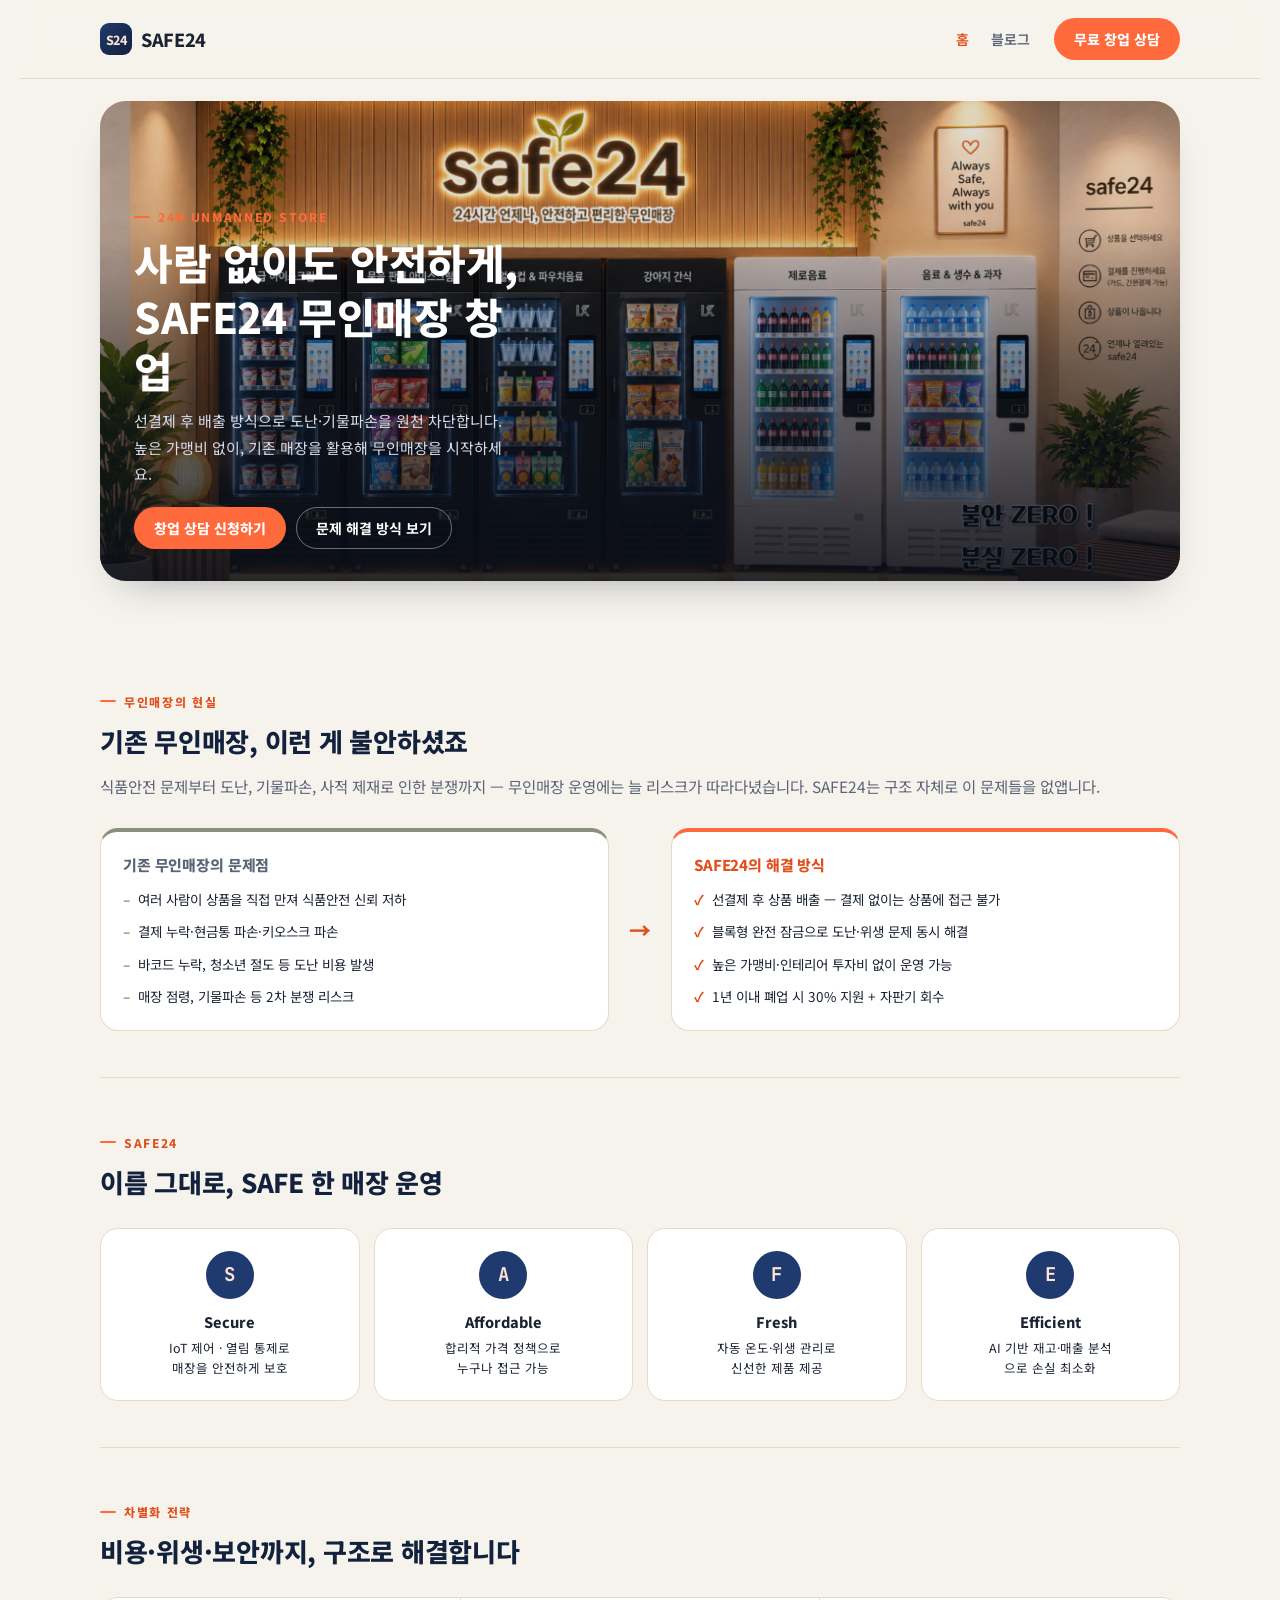
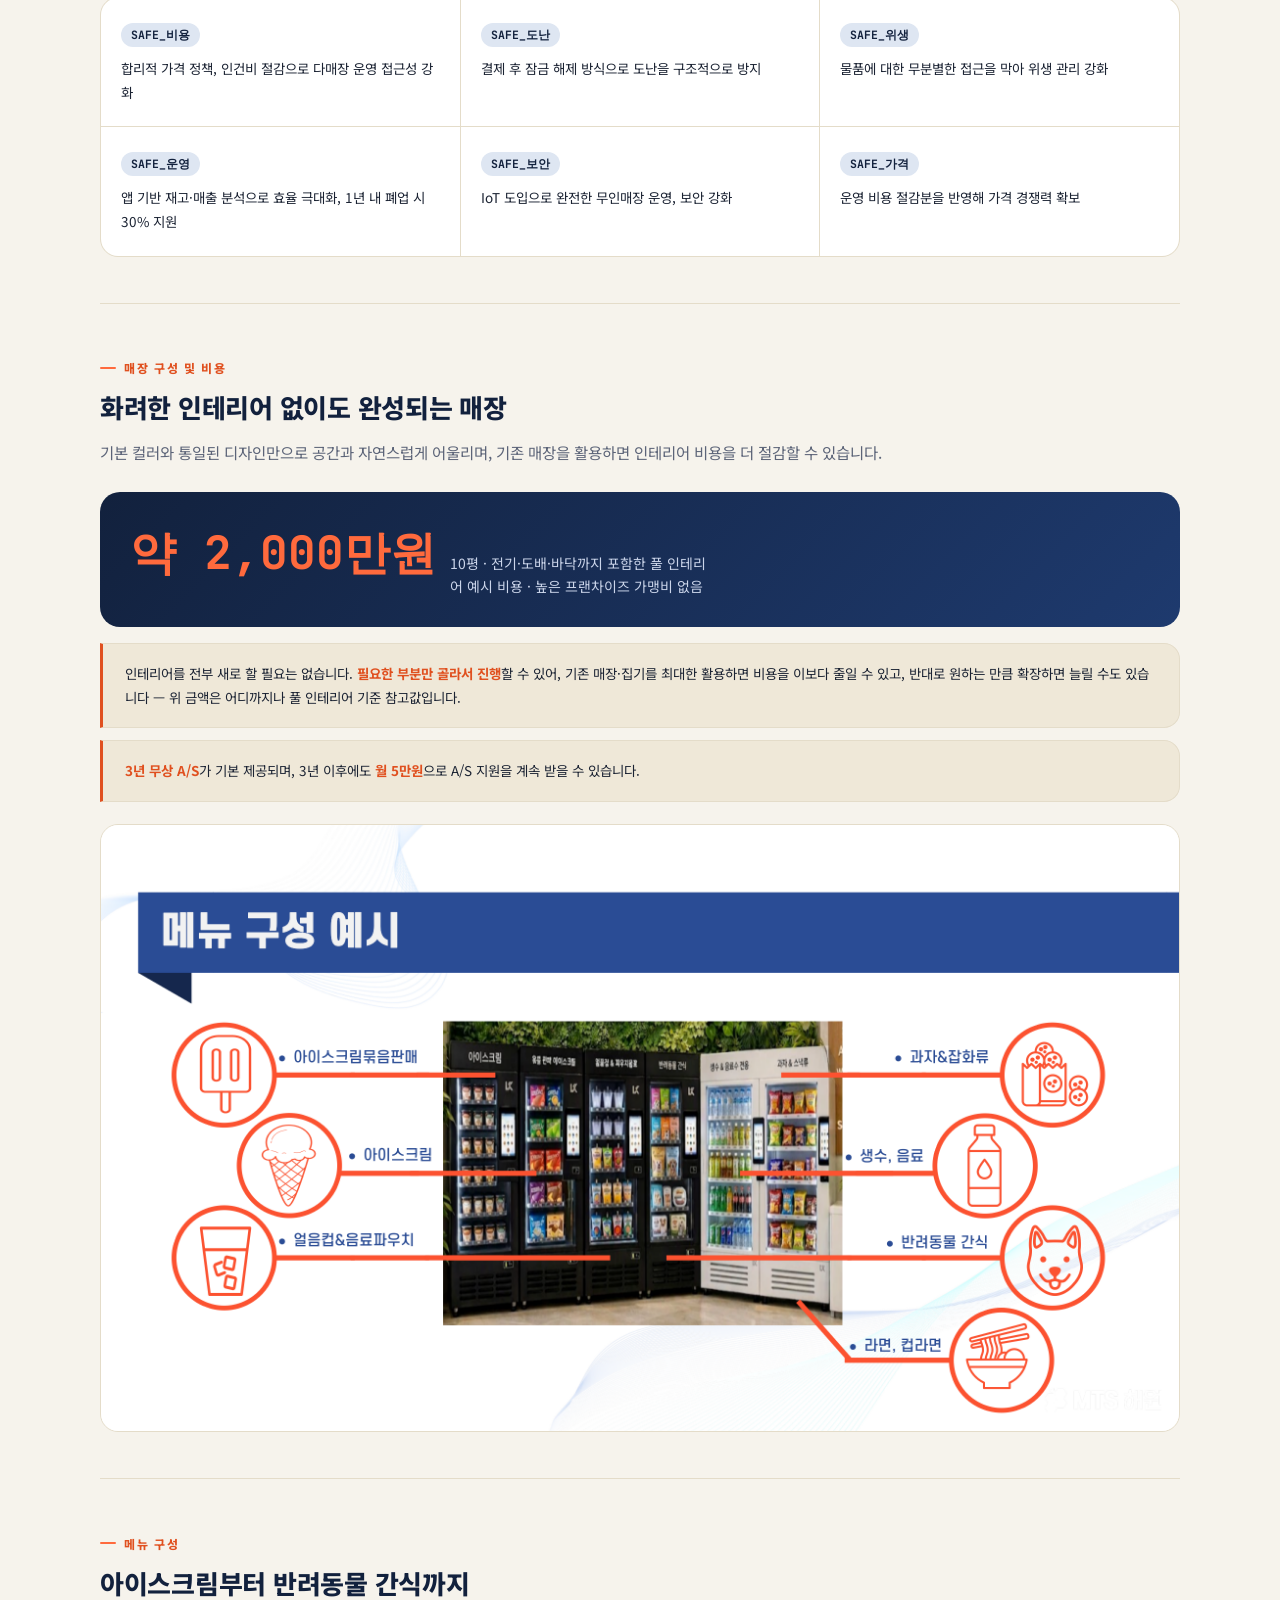
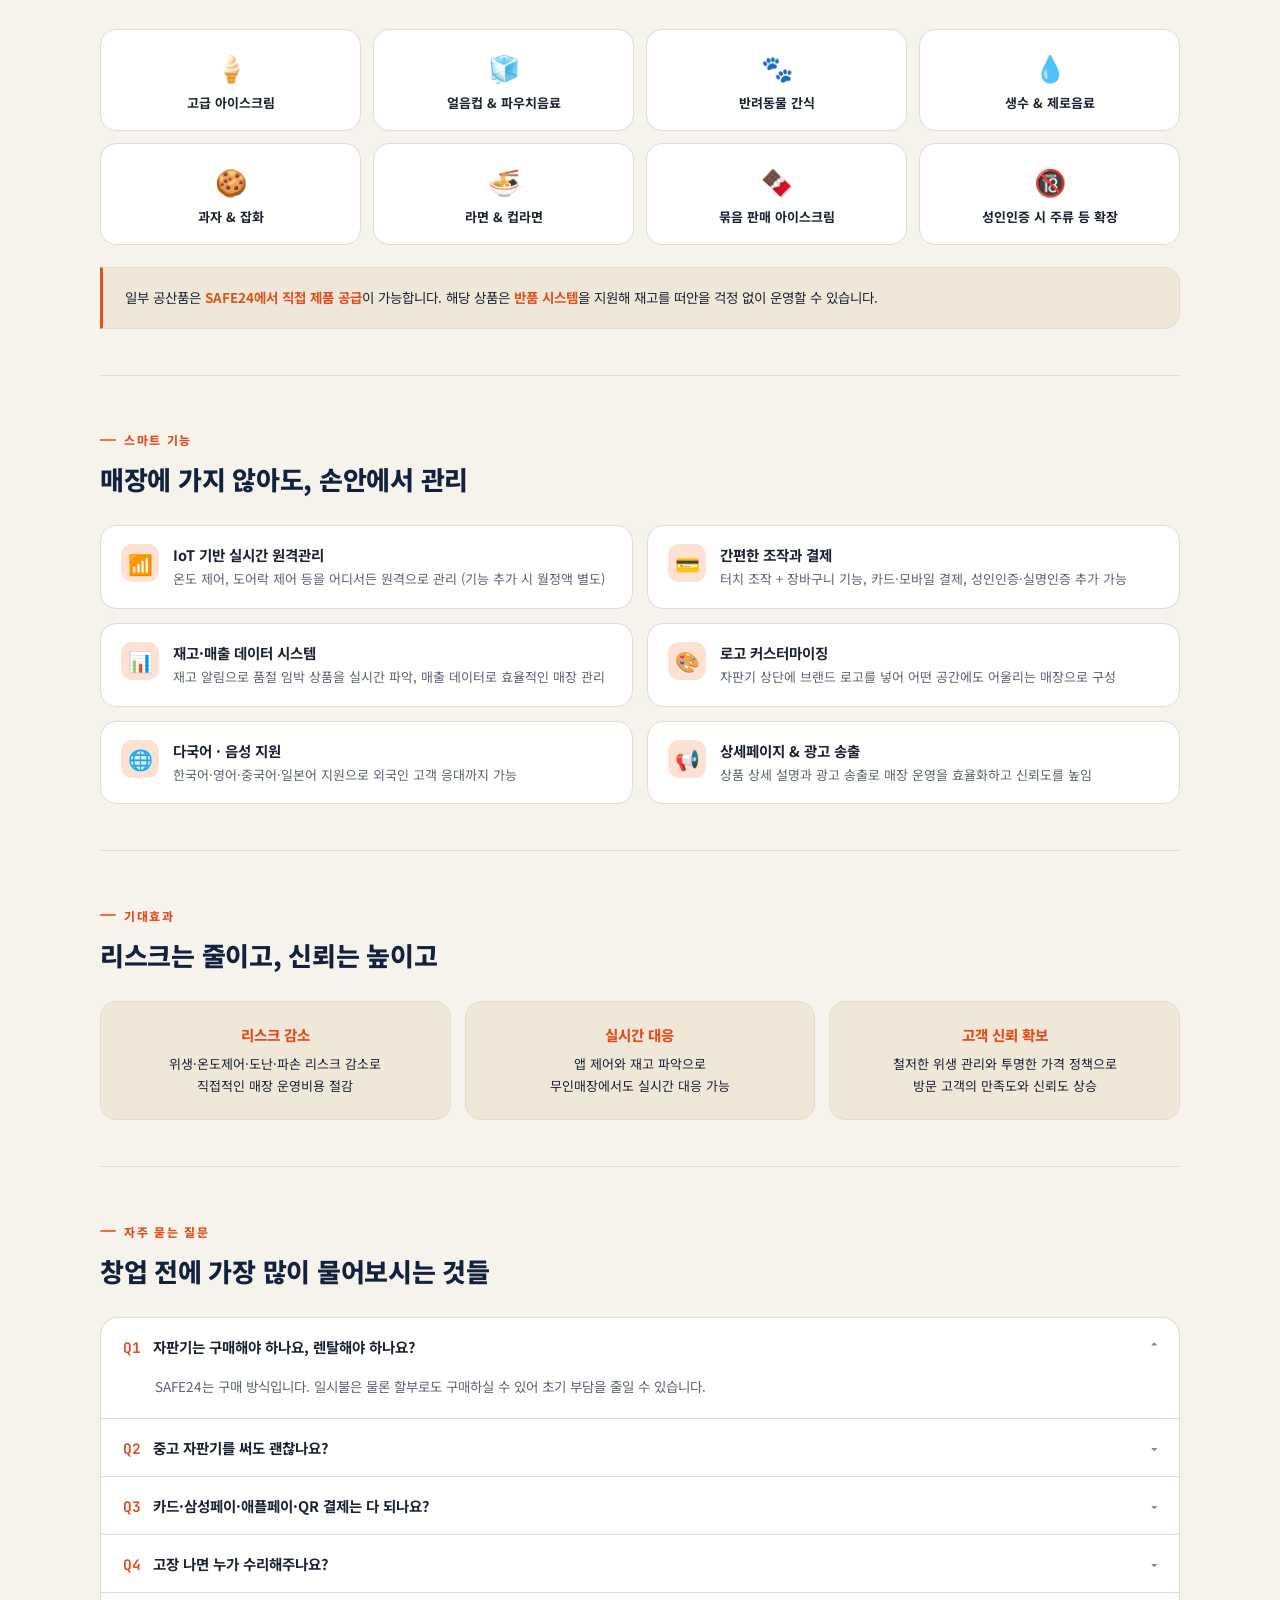
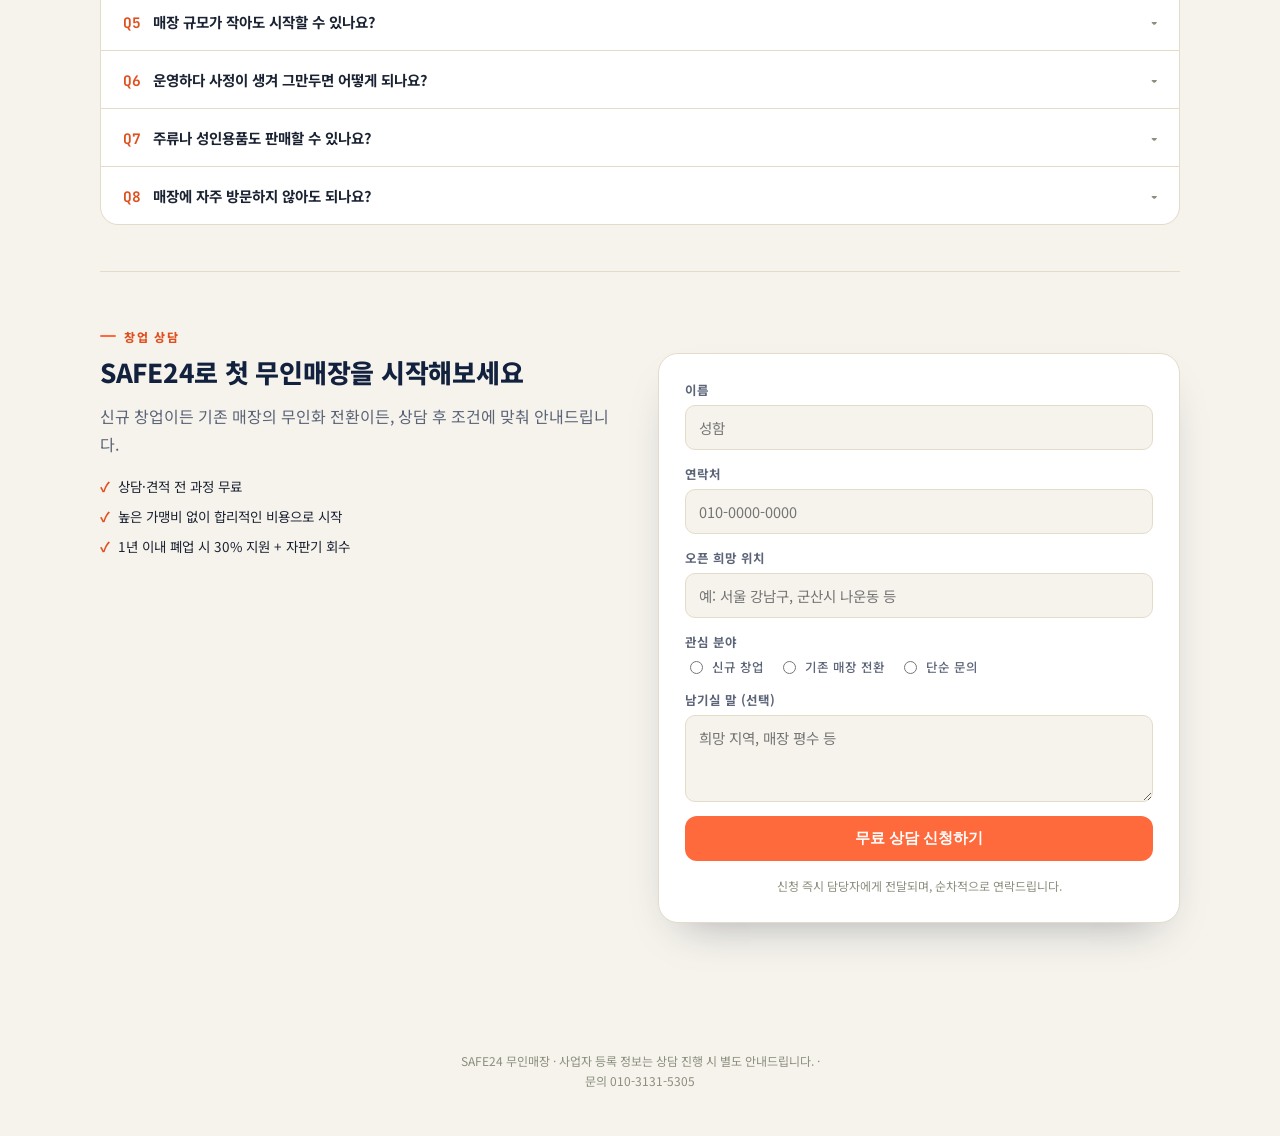
<file: index.html>
<!DOCTYPE html>
<html lang="ko">
<head>
<meta charset="UTF-8">
<meta name="viewport" content="width=device-width, initial-scale=1.0">
<title>SAFE24 무인매장 창업</title>
<meta name="description" content="24시간 무인 자판기 매장 SAFE24 창업 상담. 아이스크림·음료·과자·반려동물간식 무인편의점, 구매/할부, 3년 무상 A/S.">
<link rel="canonical" href="https://safe24.primeadmit.co.kr/index.html">
<meta name="naver-site-verification" content="af21b2de5ee3f4de420438a29af0650a9a479531" />
<link rel="preconnect" href="https://fonts.googleapis.com">
<link rel="stylesheet" href="https://fonts.googleapis.com/css2?family=Noto+Sans+KR:wght@400;500;600;700;800&family=JetBrains+Mono:wght@400;700&display=swap">
<link rel="stylesheet" href="assets/style.css">
</head>
<body>

<header class="top">
  <div class="wrap">
    <div class="brandmark"><span class="mark">S24</span>SAFE24</div>
    <div class="navwrap">
      <nav class="main">
        <a href="index.html" aria-current="page">홈</a>
        <a href="blog.html">블로그</a>
      </nav>
      <a class="cta-btn" href="#apply">무료 창업 상담</a>
    </div>
  </div>
</header>

<div class="wrap">
  <div class="hero">
    <img src="images/hero.png" alt="SAFE24 무인매장 내부 — 아이스크림·음료 자판기 쇼케이스">
    <div class="scrim"></div>
    <div class="content">
      <span class="eyebrow">24H Unmanned Store</span>
      <h1>사람 없이도 안전하게,<br>SAFE24 무인매장 창업</h1>
      <p>선결제 후 배출 방식으로 도난·기물파손을 원천 차단합니다. 높은 가맹비 없이, 기존 매장을 활용해 무인매장을 시작하세요.</p>
      <div class="ctas">
        <a class="cta-btn" href="#apply">창업 상담 신청하기</a>
        <a class="cta-ghost" style="border-color:rgba(255,255,255,.4); color:#fff !important;" href="#problem">문제 해결 방식 보기</a>
      </div>
    </div>
  </div>
</div>

<main class="wrap">

<section id="problem">
  <span class="eyebrow">무인매장의 현실</span>
  <h2 style="margin-top:12px;">기존 무인매장, 이런 게 불안하셨죠</h2>
  <p class="lead">식품안전 문제부터 도난, 기물파손, 사적 제재로 인한 분쟁까지 — 무인매장 운영에는 늘 리스크가 따라다녔습니다. SAFE24는 구조 자체로 이 문제들을 없앱니다.</p>

  <div class="compare">
    <div class="col before">
      <h3>기존 무인매장의 문제점</h3>
      <ul>
        <li>여러 사람이 상품을 직접 만져 식품안전 신뢰 저하</li>
        <li>결제 누락·현금통 파손·키오스크 파손</li>
        <li>바코드 누락, 청소년 절도 등 도난 비용 발생</li>
        <li>매장 점령, 기물파손 등 2차 분쟁 리스크</li>
      </ul>
    </div>
    <div class="arrow">→</div>
    <div class="col after">
      <h3>SAFE24의 해결 방식</h3>
      <ul>
        <li>선결제 후 상품 배출 — 결제 없이는 상품에 접근 불가</li>
        <li>블록형 완전 잠금으로 도난·위생 문제 동시 해결</li>
        <li>높은 가맹비·인테리어 투자비 없이 운영 가능</li>
        <li>1년 이내 폐업 시 30% 지원 + 자판기 회수</li>
      </ul>
    </div>
  </div>
</section>

<section>
  <span class="eyebrow">SAFE24</span>
  <h2 style="margin-top:12px;">이름 그대로, SAFE 한 매장 운영</h2>
  <div class="pillars">
    <div class="pillar"><div class="letter mono">S</div><div class="word">Secure</div><div class="desc">IoT 제어 · 열림 통제로<br>매장을 안전하게 보호</div></div>
    <div class="pillar"><div class="letter mono">A</div><div class="word">Affordable</div><div class="desc">합리적 가격 정책으로<br>누구나 접근 가능</div></div>
    <div class="pillar"><div class="letter mono">F</div><div class="word">Fresh</div><div class="desc">자동 온도·위생 관리로<br>신선한 제품 제공</div></div>
    <div class="pillar"><div class="letter mono">E</div><div class="word">Efficient</div><div class="desc">AI 기반 재고·매출 분석<br>으로 손실 최소화</div></div>
  </div>
</section>

<section>
  <span class="eyebrow">차별화 전략</span>
  <h2 style="margin-top:12px;">비용·위생·보안까지, 구조로 해결합니다</h2>
  <div class="diffgrid">
    <div class="item"><span class="tag">SAFE_비용</span><p>합리적 가격 정책, 인건비 절감으로 다매장 운영 접근성 강화</p></div>
    <div class="item"><span class="tag">SAFE_도난</span><p>결제 후 잠금 해제 방식으로 도난을 구조적으로 방지</p></div>
    <div class="item"><span class="tag">SAFE_위생</span><p>물품에 대한 무분별한 접근을 막아 위생 관리 강화</p></div>
    <div class="item"><span class="tag">SAFE_운영</span><p>앱 기반 재고·매출 분석으로 효율 극대화, 1년 내 폐업 시 30% 지원</p></div>
    <div class="item"><span class="tag">SAFE_보안</span><p>IoT 도입으로 완전한 무인매장 운영, 보안 강화</p></div>
    <div class="item"><span class="tag">SAFE_가격</span><p>운영 비용 절감분을 반영해 가격 경쟁력 확보</p></div>
  </div>
</section>

<section>
  <span class="eyebrow">매장 구성 및 비용</span>
  <h2 style="margin-top:12px;">화려한 인테리어 없이도 완성되는 매장</h2>
  <p class="lead">기본 컬러와 통일된 디자인만으로 공간과 자연스럽게 어울리며, 기존 매장을 활용하면 인테리어 비용을 더 절감할 수 있습니다.</p>
  <div class="coststat">
    <div class="num mono">약 2,000만원</div>
    <div class="lbl">10평 · 전기·도배·바닥까지 포함한 풀 인테리어 예시 비용 · 높은 프랜차이즈 가맹비 없음</div>
  </div>
  <div class="callout" style="margin-top:16px;">인테리어를 전부 새로 할 필요는 없습니다. <b>필요한 부분만 골라서 진행</b>할 수 있어, 기존 매장·집기를 최대한 활용하면 비용을 이보다 줄일 수 있고, 반대로 원하는 만큼 확장하면 늘릴 수도 있습니다 — 위 금액은 어디까지나 풀 인테리어 기준 참고값입니다.</div>
  <div class="callout" style="margin-top:12px;"><b>3년 무상 A/S</b>가 기본 제공되며, 3년 이후에도 <b>월 5만원</b>으로 A/S 지원을 계속 받을 수 있습니다.</div>
  <div class="gallery"><img src="images/store-variants.png" alt="SAFE24 매장 구성 예시 3종 — 우드톤/그린월/화이트 톤 인테리어"></div>
</section>

<section>
  <span class="eyebrow">메뉴 구성</span>
  <h2 style="margin-top:12px;">아이스크림부터 반려동물 간식까지</h2>
  <div class="menugrid">
    <div class="menuitem"><div class="ic">🍦</div><div class="t">고급 아이스크림</div></div>
    <div class="menuitem"><div class="ic">🧊</div><div class="t">얼음컵 &amp; 파우치음료</div></div>
    <div class="menuitem"><div class="ic">🐾</div><div class="t">반려동물 간식</div></div>
    <div class="menuitem"><div class="ic">💧</div><div class="t">생수 &amp; 제로음료</div></div>
    <div class="menuitem"><div class="ic">🍪</div><div class="t">과자 &amp; 잡화</div></div>
    <div class="menuitem"><div class="ic">🍜</div><div class="t">라면 &amp; 컵라면</div></div>
    <div class="menuitem"><div class="ic">🍫</div><div class="t">묶음 판매 아이스크림</div></div>
    <div class="menuitem"><div class="ic">🔞</div><div class="t">성인인증 시 주류 등 확장</div></div>
  </div>
  <div class="callout" style="margin-top:22px;">일부 공산품은 <b>SAFE24에서 직접 제품 공급</b>이 가능합니다. 해당 상품은 <b>반품 시스템</b>을 지원해 재고를 떠안을 걱정 없이 운영할 수 있습니다.</div>
</section>

<section>
  <span class="eyebrow">스마트 기능</span>
  <h2 style="margin-top:12px;">매장에 가지 않아도, 손안에서 관리</h2>
  <div class="featgrid">
    <div class="feat"><div class="ic">📶</div><div><div class="t">IoT 기반 실시간 원격관리</div><div class="d">온도 제어, 도어락 제어 등을 어디서든 원격으로 관리 (기능 추가 시 월정액 별도)</div></div></div>
    <div class="feat"><div class="ic">💳</div><div><div class="t">간편한 조작과 결제</div><div class="d">터치 조작 + 장바구니 기능, 카드·모바일 결제, 성인인증·실명인증 추가 가능</div></div></div>
    <div class="feat"><div class="ic">📊</div><div><div class="t">재고·매출 데이터 시스템</div><div class="d">재고 알림으로 품절 임박 상품을 실시간 파악, 매출 데이터로 효율적인 매장 관리</div></div></div>
    <div class="feat"><div class="ic">🎨</div><div><div class="t">로고 커스터마이징</div><div class="d">자판기 상단에 브랜드 로고를 넣어 어떤 공간에도 어울리는 매장으로 구성</div></div></div>
    <div class="feat"><div class="ic">🌐</div><div><div class="t">다국어 · 음성 지원</div><div class="d">한국어·영어·중국어·일본어 지원으로 외국인 고객 응대까지 가능</div></div></div>
    <div class="feat"><div class="ic">📢</div><div><div class="t">상세페이지 &amp; 광고 송출</div><div class="d">상품 상세 설명과 광고 송출로 매장 운영을 효율화하고 신뢰도를 높임</div></div></div>
  </div>
</section>

<section>
  <span class="eyebrow">기대효과</span>
  <h2 style="margin-top:12px;">리스크는 줄이고, 신뢰는 높이고</h2>
  <div class="effects">
    <div class="effect"><div class="t">리스크 감소</div><div class="d">위생·온도제어·도난·파손 리스크 감소로<br>직접적인 매장 운영비용 절감</div></div>
    <div class="effect"><div class="t">실시간 대응</div><div class="d">앱 제어와 재고 파악으로<br>무인매장에서도 실시간 대응 가능</div></div>
    <div class="effect"><div class="t">고객 신뢰 확보</div><div class="d">철저한 위생 관리와 투명한 가격 정책으로<br>방문 고객의 만족도와 신뢰도 상승</div></div>
  </div>
</section>

<section>
  <span class="eyebrow">자주 묻는 질문</span>
  <h2 style="margin-top:12px;">창업 전에 가장 많이 물어보시는 것들</h2>
  <div class="faqlist">
    <details open>
      <summary><span class="q"><span class="qmark">Q1</span>자판기는 구매해야 하나요, 렌탈해야 하나요?</span><span class="chev">▾</span></summary>
      <div class="a">SAFE24는 구매 방식입니다. 일시불은 물론 할부로도 구매하실 수 있어 초기 부담을 줄일 수 있습니다.</div>
    </details>
    <details>
      <summary><span class="q"><span class="qmark">Q2</span>중고 자판기를 써도 괜찮나요?</span><span class="chev">▾</span></summary>
      <div class="a">중고 자판기는 제공하지 않습니다. 모든 매장에 신품 자판기만 설치해드립니다.</div>
    </details>
    <details>
      <summary><span class="q"><span class="qmark">Q3</span>카드·삼성페이·애플페이·QR 결제는 다 되나요?</span><span class="chev">▾</span></summary>
      <div class="a">네, 모두 가능합니다. SAFE24 자판기는 다양한 간편결제 기능이 결합된 제품이라 카드, 삼성페이, 애플페이, QR 결제를 전부 지원합니다.</div>
    </details>
    <details>
      <summary><span class="q"><span class="qmark">Q4</span>고장 나면 누가 수리해주나요?</span><span class="chev">▾</span></summary>
      <div class="a">3년 무상 A/S를 제공합니다. 3년 이후에도 월 5만원으로 A/S 지원을 계속 받으실 수 있습니다.</div>
    </details>
    <details>
      <summary><span class="q"><span class="qmark">Q5</span>매장 규모가 작아도 시작할 수 있나요?</span><span class="chev">▾</span></summary>
      <div class="a">네, 시작할 수 있습니다. 다만 냉동 자판기 2대는 기본으로 필요하며, 그 외 구성과 대수는 매장 규모와 예산에 맞춰 조정할 수 있습니다.</div>
    </details>
    <details>
      <summary><span class="q"><span class="qmark">Q6</span>운영하다 사정이 생겨 그만두면 어떻게 되나요?</span><span class="chev">▾</span></summary>
      <div class="a">1년 이내에 폐업하시는 경우 투자 비용의 30%를 지원해드리고, 자판기도 저희가 직접 회수합니다.</div>
    </details>
    <details>
      <summary><span class="q"><span class="qmark">Q7</span>주류나 성인용품도 판매할 수 있나요?</span><span class="chev">▾</span></summary>
      <div class="a">네. PASS·모바일 신분증 등 성인인증 기능을 추가하면 맥주 등 성인용 상품까지 판매 품목을 확대할 수 있습니다.</div>
    </details>
    <details>
      <summary><span class="q"><span class="qmark">Q8</span>매장에 자주 방문하지 않아도 되나요?</span><span class="chev">▾</span></summary>
      <div class="a">네. 앱으로 재고와 매출을 실시간 확인하고 온도 제어도 원격으로 가능해, 방문 주기를 직접 조율하며 운영할 수 있습니다. (원격관리 기능은 월정액이 별도로 발생합니다.)</div>
    </details>
  </div>
</section>

<section id="apply">
  <span class="eyebrow">창업 상담</span>
  <div class="applywrap">
    <div>
      <h2>SAFE24로 첫 무인매장을 시작해보세요</h2>
      <p style="margin-top:12px;">신규 창업이든 기존 매장의 무인화 전환이든, 상담 후 조건에 맞춰 안내드립니다.</p>
      <ul class="perks">
        <li>상담·견적 전 과정 무료</li>
        <li>높은 가맹비 없이 합리적인 비용으로 시작</li>
        <li>1년 이내 폐업 시 30% 지원 + 자판기 회수</li>
      </ul>
    </div>
    <form class="form-card" action="https://formsubmit.co/ookkoo12@naver.com" method="POST">
      <input type="hidden" name="_subject" value="[SAFE24] 새 창업 상담 신청">
      <input type="hidden" name="_captcha" value="false">
      <div class="field"><label for="s24-name">이름</label><input id="s24-name" name="이름" type="text" placeholder="성함" required></div>
      <div class="field"><label for="s24-phone">연락처</label><input id="s24-phone" name="연락처" type="tel" placeholder="010-0000-0000" required></div>
      <div class="field"><label for="s24-loc">오픈 희망 위치</label><input id="s24-loc" name="오픈희망위치" type="text" placeholder="예: 서울 강남구, 군산시 나운동 등"></div>
      <div class="field">
        <label>관심 분야</label>
        <div class="radio-row">
          <label><input type="radio" name="관심분야" value="신규 창업">신규 창업</label>
          <label><input type="radio" name="관심분야" value="기존 매장 무인화 전환">기존 매장 전환</label>
          <label><input type="radio" name="관심분야" value="단순 문의">단순 문의</label>
        </div>
      </div>
      <div class="field"><label for="s24-memo">남기실 말 (선택)</label><textarea id="s24-memo" name="메모" rows="3" placeholder="희망 지역, 매장 평수 등"></textarea></div>
      <button class="submit-btn" type="submit">무료 상담 신청하기</button>
      <p class="form-note">신청 즉시 담당자에게 전달되며, 순차적으로 연락드립니다.</p>
    </form>
  </div>
</section>

</main>

<footer>
  <p>SAFE24 무인매장 · 사업자 등록 정보는 상담 진행 시 별도 안내드립니다. · 문의 010-3131-5305</p>
</footer>
</body>
</html>
</file>
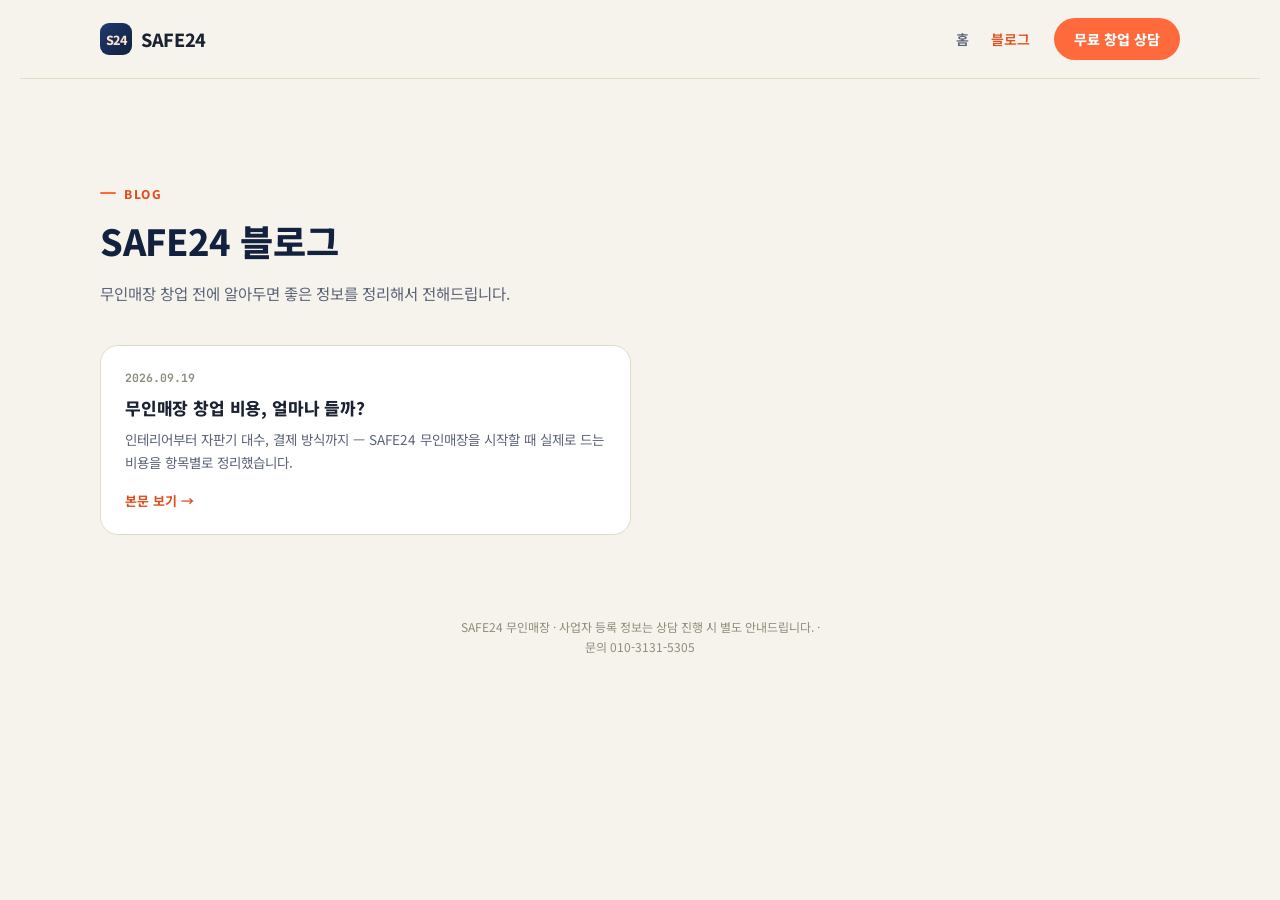
<file: blog.html>
<!DOCTYPE html>
<html lang="ko">
<head>
<meta charset="UTF-8">
<meta name="viewport" content="width=device-width, initial-scale=1.0">
<title>블로그 | SAFE24 무인매장 창업</title>
<meta name="description" content="SAFE24 무인매장 창업에 관한 정보와 팁을 전해드립니다.">
<link rel="canonical" href="https://safe24.primeadmit.co.kr/blog.html">
<link rel="preconnect" href="https://fonts.googleapis.com">
<link rel="stylesheet" href="https://fonts.googleapis.com/css2?family=Noto+Sans+KR:wght@400;500;600;700;800&family=JetBrains+Mono:wght@400;700&display=swap">
<link rel="stylesheet" href="assets/style.css">
</head>
<body>

<header class="top">
  <div class="wrap">
    <div class="brandmark"><span class="mark">S24</span>SAFE24</div>
    <div class="navwrap">
      <nav class="main">
        <a href="index.html">홈</a>
        <a href="blog.html" aria-current="page">블로그</a>
      </nav>
      <a class="cta-btn" href="index.html#apply">무료 창업 상담</a>
    </div>
  </div>
</header>

<main class="wrap">
  <div class="blogher">
    <span class="eyebrow">Blog</span>
    <h1>SAFE24 블로그</h1>
    <p class="lead">무인매장 창업 전에 알아두면 좋은 정보를 정리해서 전해드립니다.</p>
  </div>

  <div class="postgrid">
    <a class="postcard" href="blog/무인매장-창업-비용-얼마나-들까.html">
      <span class="date mono">2026.09.19</span>
      <h3>무인매장 창업 비용, 얼마나 들까?</h3>
      <p>인테리어부터 자판기 대수, 결제 방식까지 — SAFE24 무인매장을 시작할 때 실제로 드는 비용을 항목별로 정리했습니다.</p>
      <span class="more">본문 보기 →</span>
    </a>
  </div>
</main>

<footer>
  <p>SAFE24 무인매장 · 사업자 등록 정보는 상담 진행 시 별도 안내드립니다. · 문의 010-3131-5305</p>
</footer>
</body>
</html>
</file>
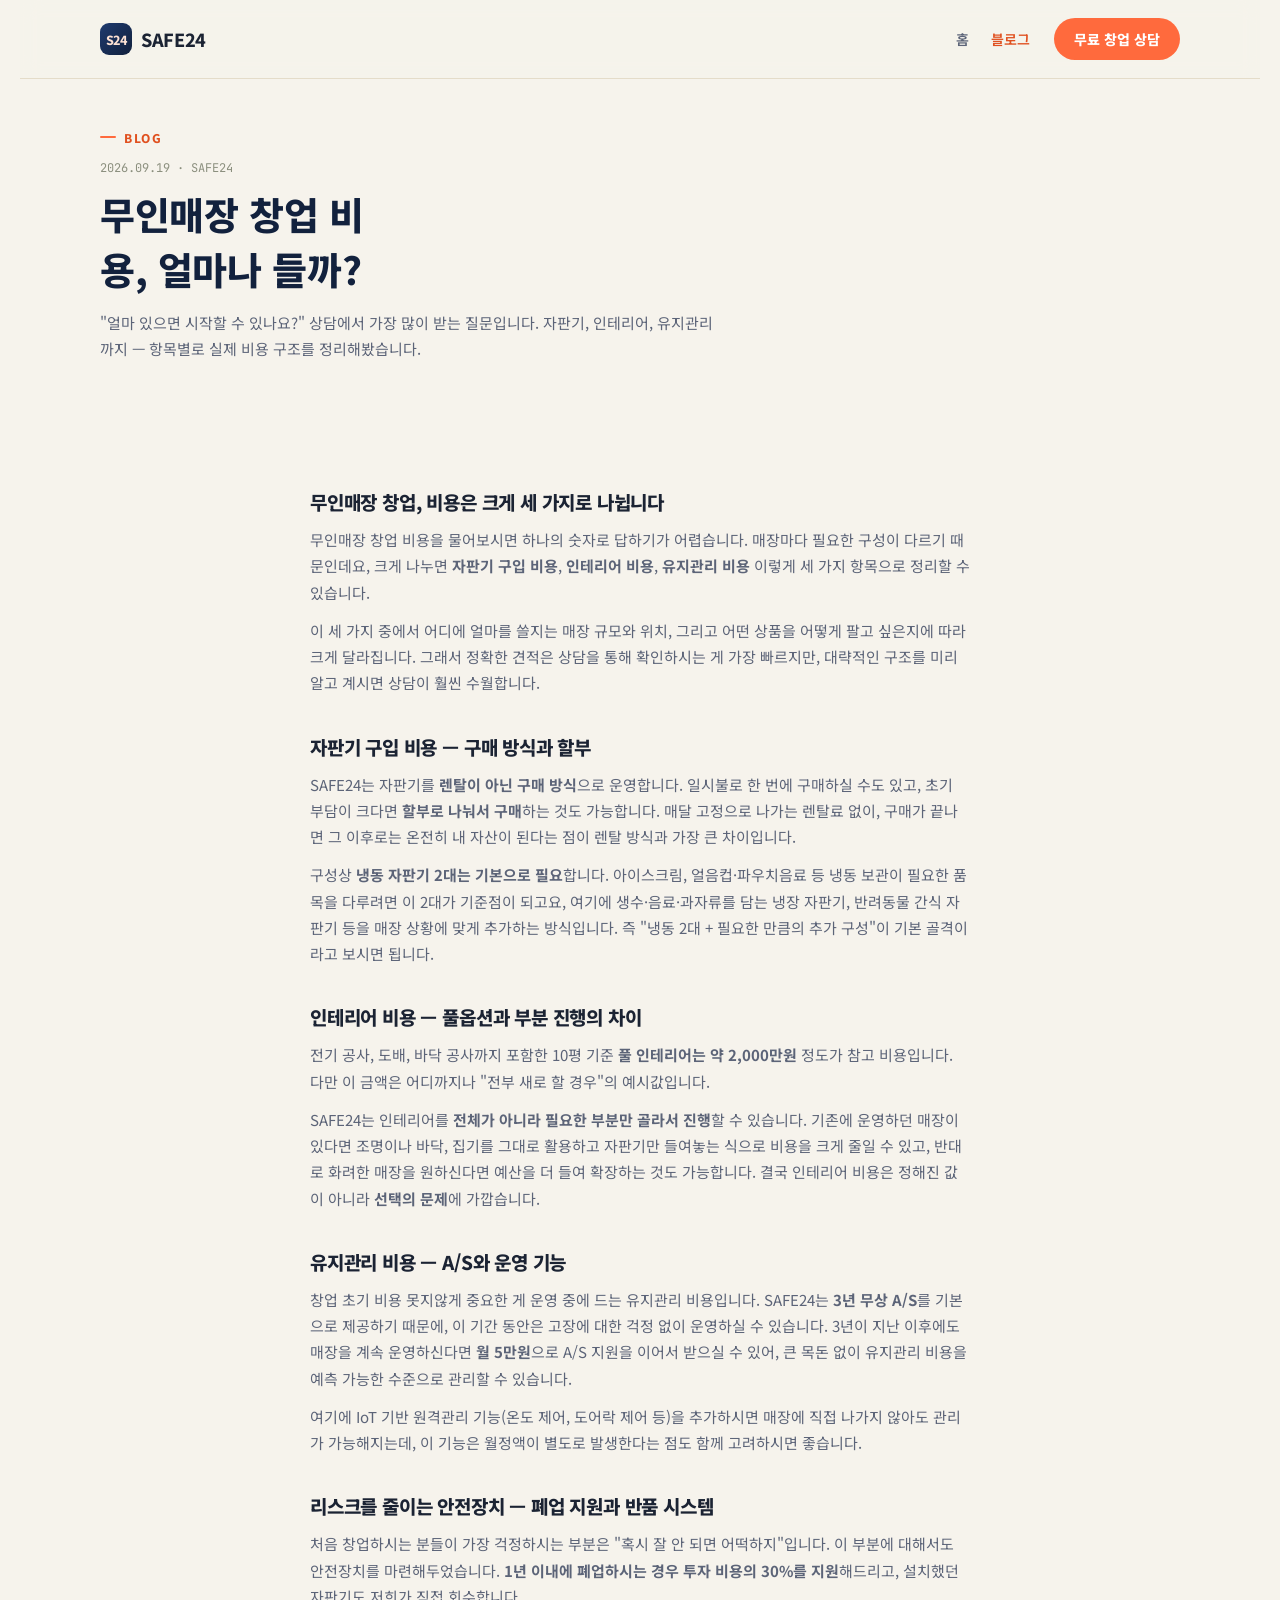
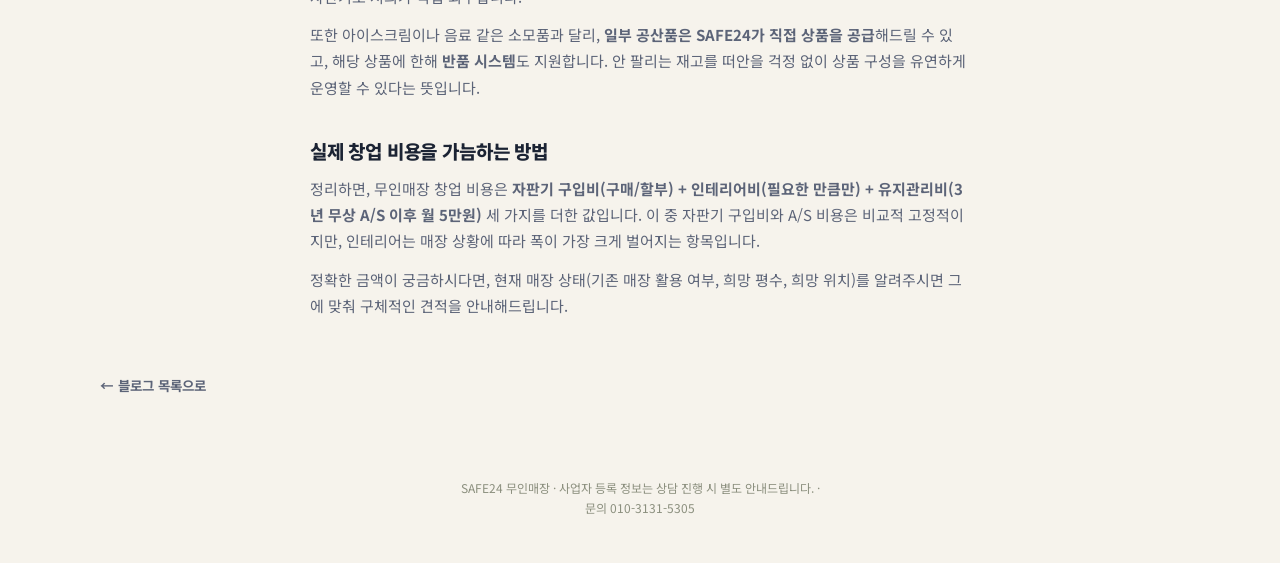
<file: blog/무인매장-창업-비용-얼마나-들까.html>
<!DOCTYPE html>
<html lang="ko">
<head>
<meta charset="UTF-8">
<meta name="viewport" content="width=device-width, initial-scale=1.0">
<title>무인매장 창업 비용, 얼마나 들까? | SAFE24</title>
<meta name="description" content="SAFE24 무인매장 창업 시 실제로 드는 비용을 자판기·인테리어·유지관리 항목별로 정리했습니다.">
<link rel="canonical" href="https://safe24.primeadmit.co.kr/blog/무인매장-창업-비용-얼마나-들까.html">
<link rel="preconnect" href="https://fonts.googleapis.com">
<link rel="stylesheet" href="https://fonts.googleapis.com/css2?family=Noto+Sans+KR:wght@400;500;600;700;800&family=JetBrains+Mono:wght@400;700&display=swap">
<link rel="stylesheet" href="../assets/style.css">
</head>
<body>

<header class="top">
  <div class="wrap">
    <div class="brandmark"><span class="mark">S24</span>SAFE24</div>
    <div class="navwrap">
      <nav class="main">
        <a href="../index.html">홈</a>
        <a href="../blog.html" aria-current="page">블로그</a>
      </nav>
      <a class="cta-btn" href="../index.html#apply">무료 창업 상담</a>
    </div>
  </div>
</header>

<div class="wrap">
  <div class="detail-hero">
    <span class="eyebrow">Blog</span>
    <div class="meta">2026.09.19 · SAFE24</div>
    <h1>무인매장 창업 비용, 얼마나 들까?</h1>
    <p class="teaser">"얼마 있으면 시작할 수 있나요?" 상담에서 가장 많이 받는 질문입니다. 자판기, 인테리어, 유지관리까지 — 항목별로 실제 비용 구조를 정리해봤습니다.</p>
  </div>
</div>

<main class="wrap">
  <article class="prose" style="padding-block:28px 20px;">

    <h3>무인매장 창업, 비용은 크게 세 가지로 나뉩니다</h3>
    <p>무인매장 창업 비용을 물어보시면 하나의 숫자로 답하기가 어렵습니다. 매장마다 필요한 구성이 다르기 때문인데요, 크게 나누면 <strong>자판기 구입 비용</strong>, <strong>인테리어 비용</strong>, <strong>유지관리 비용</strong> 이렇게 세 가지 항목으로 정리할 수 있습니다.</p>
    <p>이 세 가지 중에서 어디에 얼마를 쓸지는 매장 규모와 위치, 그리고 어떤 상품을 어떻게 팔고 싶은지에 따라 크게 달라집니다. 그래서 정확한 견적은 상담을 통해 확인하시는 게 가장 빠르지만, 대략적인 구조를 미리 알고 계시면 상담이 훨씬 수월합니다.</p>

    <h3>자판기 구입 비용 — 구매 방식과 할부</h3>
    <p>SAFE24는 자판기를 <strong>렌탈이 아닌 구매 방식</strong>으로 운영합니다. 일시불로 한 번에 구매하실 수도 있고, 초기 부담이 크다면 <strong>할부로 나눠서 구매</strong>하는 것도 가능합니다. 매달 고정으로 나가는 렌탈료 없이, 구매가 끝나면 그 이후로는 온전히 내 자산이 된다는 점이 렌탈 방식과 가장 큰 차이입니다.</p>
    <p>구성상 <strong>냉동 자판기 2대는 기본으로 필요</strong>합니다. 아이스크림, 얼음컵·파우치음료 등 냉동 보관이 필요한 품목을 다루려면 이 2대가 기준점이 되고요, 여기에 생수·음료·과자류를 담는 냉장 자판기, 반려동물 간식 자판기 등을 매장 상황에 맞게 추가하는 방식입니다. 즉 "냉동 2대 + 필요한 만큼의 추가 구성"이 기본 골격이라고 보시면 됩니다.</p>

    <h3>인테리어 비용 — 풀옵션과 부분 진행의 차이</h3>
    <p>전기 공사, 도배, 바닥 공사까지 포함한 10평 기준 <strong>풀 인테리어는 약 2,000만원</strong> 정도가 참고 비용입니다. 다만 이 금액은 어디까지나 "전부 새로 할 경우"의 예시값입니다.</p>
    <p>SAFE24는 인테리어를 <strong>전체가 아니라 필요한 부분만 골라서 진행</strong>할 수 있습니다. 기존에 운영하던 매장이 있다면 조명이나 바닥, 집기를 그대로 활용하고 자판기만 들여놓는 식으로 비용을 크게 줄일 수 있고, 반대로 화려한 매장을 원하신다면 예산을 더 들여 확장하는 것도 가능합니다. 결국 인테리어 비용은 정해진 값이 아니라 <strong>선택의 문제</strong>에 가깝습니다.</p>

    <h3>유지관리 비용 — A/S와 운영 기능</h3>
    <p>창업 초기 비용 못지않게 중요한 게 운영 중에 드는 유지관리 비용입니다. SAFE24는 <strong>3년 무상 A/S</strong>를 기본으로 제공하기 때문에, 이 기간 동안은 고장에 대한 걱정 없이 운영하실 수 있습니다. 3년이 지난 이후에도 매장을 계속 운영하신다면 <strong>월 5만원</strong>으로 A/S 지원을 이어서 받으실 수 있어, 큰 목돈 없이 유지관리 비용을 예측 가능한 수준으로 관리할 수 있습니다.</p>
    <p>여기에 IoT 기반 원격관리 기능(온도 제어, 도어락 제어 등)을 추가하시면 매장에 직접 나가지 않아도 관리가 가능해지는데, 이 기능은 월정액이 별도로 발생한다는 점도 함께 고려하시면 좋습니다.</p>

    <h3>리스크를 줄이는 안전장치 — 폐업 지원과 반품 시스템</h3>
    <p>처음 창업하시는 분들이 가장 걱정하시는 부분은 "혹시 잘 안 되면 어떡하지"입니다. 이 부분에 대해서도 안전장치를 마련해두었습니다. <strong>1년 이내에 폐업하시는 경우 투자 비용의 30%를 지원</strong>해드리고, 설치했던 자판기도 저희가 직접 회수합니다.</p>
    <p>또한 아이스크림이나 음료 같은 소모품과 달리, <strong>일부 공산품은 SAFE24가 직접 상품을 공급</strong>해드릴 수 있고, 해당 상품에 한해 <strong>반품 시스템</strong>도 지원합니다. 안 팔리는 재고를 떠안을 걱정 없이 상품 구성을 유연하게 운영할 수 있다는 뜻입니다.</p>

    <h3>실제 창업 비용을 가늠하는 방법</h3>
    <p>정리하면, 무인매장 창업 비용은 <strong>자판기 구입비(구매/할부) + 인테리어비(필요한 만큼만) + 유지관리비(3년 무상 A/S 이후 월 5만원)</strong> 세 가지를 더한 값입니다. 이 중 자판기 구입비와 A/S 비용은 비교적 고정적이지만, 인테리어는 매장 상황에 따라 폭이 가장 크게 벌어지는 항목입니다.</p>
    <p>정확한 금액이 궁금하시다면, 현재 매장 상태(기존 매장 활용 여부, 희망 평수, 희망 위치)를 알려주시면 그에 맞춰 구체적인 견적을 안내해드립니다.</p>

  </article>

  <a class="backlink" href="../blog.html">← 블로그 목록으로</a>
</main>

<footer>
  <p>SAFE24 무인매장 · 사업자 등록 정보는 상담 진행 시 별도 안내드립니다. · 문의 010-3131-5305</p>
</footer>
</body>
</html>
</file>
<file: assets/style.css>
:root{
  --bg:#F6F3EC;
  --surface:#FFFFFF;
  --surface-2:#EFE8D8;
  --ink:#1B2333;
  --muted:#5C6478;
  --muted-2:#8B8F7E;
  --primary:#1E3A6E;
  --primary-strong:#12213D;
  --primary-soft:#DEE6F2;
  --accent:#FF6A3D;
  --accent-strong:#E0501F;
  --accent-soft:#FDE2D4;
  --line:#E4DCC9;
  --shadow: 0 20px 44px -24px rgba(18,33,61,.4);
}
@media (prefers-color-scheme: dark){
  :root:not([data-theme="light"]){
    --bg:#12161F; --surface:#191F2C; --surface-2:#1F2634; --ink:#EDEFF5;
    --muted:#A2A9BC; --muted-2:#8189A0; --primary:#7C9CDB; --primary-strong:#A9C0EB;
    --primary-soft:#22304C; --accent:#FF8A61; --accent-strong:#FFA37D; --accent-soft:#3A2419;
    --line:#2B3345; --shadow: 0 20px 44px -22px rgba(0,0,0,.6);
  }
}
:root[data-theme="dark"]{
  --bg:#12161F; --surface:#191F2C; --surface-2:#1F2634; --ink:#EDEFF5;
  --muted:#A2A9BC; --muted-2:#8189A0; --primary:#7C9CDB; --primary-strong:#A9C0EB;
  --primary-soft:#22304C; --accent:#FF8A61; --accent-strong:#FFA37D; --accent-soft:#3A2419;
  --line:#2B3345; --shadow: 0 20px 44px -22px rgba(0,0,0,.6);
}

*{box-sizing:border-box;}
html{background:var(--bg);}
body{margin:0; background:var(--bg); color:var(--ink); font-family:'Noto Sans KR', -apple-system, sans-serif; -webkit-font-smoothing:antialiased; padding-inline:20px;}
h1,h2,h3{font-family:'Noto Sans KR',sans-serif; font-weight:800; text-wrap:balance; margin:0; letter-spacing:-.01em; color:var(--primary-strong);}
:root[data-theme="dark"] h1,:root[data-theme="dark"] h2,:root[data-theme="dark"] h3{color:var(--ink);}
@media (prefers-color-scheme:dark){:root:not([data-theme="light"]) h1,:root:not([data-theme="light"]) h2,:root:not([data-theme="light"]) h3{color:var(--ink);}}
p{line-height:1.75; color:var(--muted); margin:0;}
.mono{font-family:'JetBrains Mono',monospace; font-variant-numeric:tabular-nums;}
a{color:inherit;}
.wrap{max-width:1080px; margin-inline:auto;}
.prose{max-width:660px; margin-inline:auto;}
.eyebrow{display:inline-flex; align-items:center; gap:8px; font-size:12px; font-weight:800; letter-spacing:.14em; text-transform:uppercase; color:var(--accent-strong);}
.eyebrow::before{content:""; width:16px; height:2px; background:var(--accent); display:inline-block; border-radius:2px;}

img{max-width:100%; display:block;}

/* header */
header.top{padding-block:18px; position:sticky; top:0; z-index:40; background:color-mix(in srgb, var(--bg) 90%, transparent); backdrop-filter:blur(10px); border-bottom:1px solid var(--line);}
header.top .wrap{display:flex; align-items:center; justify-content:space-between; gap:18px;}
.brandmark{display:flex; align-items:center; gap:9px; font-weight:800; font-size:18px; letter-spacing:-.02em;}
.brandmark .mark{width:32px; height:32px; border-radius:9px; background:linear-gradient(135deg, var(--primary), var(--primary-strong)); display:flex; align-items:center; justify-content:center; color:var(--accent-soft); flex:none; font-size:12.5px; font-weight:800;}
.navwrap{display:flex; align-items:center; gap:24px; flex:1; justify-content:flex-end;}
nav.main{display:flex; gap:22px; font-size:14px; font-weight:600; color:var(--muted);}
nav.main a{text-decoration:none;}
nav.main a:hover, nav.main a[aria-current="page"]{color:var(--accent-strong);}
.cta-btn{background:var(--accent); color:#fff !important; font-weight:800; font-size:14px; padding:11px 20px; border-radius:999px; white-space:nowrap; text-decoration:none; box-shadow:var(--shadow);}
.cta-ghost{border:1px solid var(--line); color:var(--ink) !important; font-weight:700; font-size:14px; padding:10px 19px; border-radius:999px; text-decoration:none;}

/* hero */
.hero{position:relative; border-radius:26px; overflow:hidden; margin-top:22px; box-shadow:var(--shadow);}
.hero img{width:100%; height:clamp(320px,52vw,480px); object-fit:cover; object-position:center 40%;}
.hero .scrim{position:absolute; inset:0; background:linear-gradient(0deg, rgba(10,15,26,.88) 0%, rgba(10,15,26,.5) 45%, rgba(10,15,26,.12) 75%);}
.hero .content{position:absolute; left:0; right:0; bottom:0; padding:34px 34px 32px;}
.hero .eyebrow{color:var(--accent);}
.hero .eyebrow::before{background:var(--accent);}
.hero h1{color:#fff; font-size:clamp(28px,4.4vw,42px); line-height:1.28; max-width:16ch; margin-top:10px;}
.hero p{color:#D8DDEA; max-width:46ch; margin-top:12px; font-size:15px;}
.hero .ctas{display:flex; gap:10px; flex-wrap:wrap; margin-top:20px;}

main{padding-block:56px;}
section{padding-block:46px; border-top:1px solid var(--line);}
section:first-child{border-top:none;}
section h2{font-size:26px;}
.lead{font-size:15.5px; margin-top:14px;}

/* before/after */
.compare{display:grid; grid-template-columns:1fr auto 1fr; gap:20px; align-items:center; margin-top:28px;}
.compare .arrow{font-size:22px; color:var(--accent-strong); font-weight:800;}
.compare .col{background:var(--surface); border:1px solid var(--line); border-radius:18px; padding:22px;}
.compare .col.before{border-top:4px solid var(--muted-2);}
.compare .col.after{border-top:4px solid var(--accent);}
.compare .col h3{font-size:15px; margin-bottom:14px;}
.compare .col.before h3{color:var(--muted);}
.compare .col.after h3{color:var(--accent-strong);}
.compare ul{list-style:none; margin:0; padding:0; display:flex; flex-direction:column; gap:11px;}
.compare li{font-size:13.5px; color:var(--ink); display:flex; gap:8px; line-height:1.6;}
.compare .before li::before{content:"–"; color:var(--muted-2); font-weight:700; flex:none;}
.compare .after li::before{content:"✓"; color:var(--accent-strong); font-weight:800; flex:none;}
@media (max-width:720px){.compare{grid-template-columns:1fr;} .compare .arrow{transform:rotate(90deg); justify-self:center;}}

/* SAFE pillars */
.pillars{display:grid; grid-template-columns:repeat(4,1fr); gap:14px; margin-top:28px;}
.pillar{background:var(--surface); border:1px solid var(--line); border-radius:18px; padding:22px 18px; text-align:center;}
.pillar .letter{width:48px; height:48px; margin-inline:auto; border-radius:50%; background:var(--primary); color:var(--accent-soft); display:flex; align-items:center; justify-content:center; font-family:'JetBrains Mono',monospace; font-weight:700; font-size:19px;}
.pillar .word{font-weight:800; font-size:14.5px; margin-top:12px; color:var(--ink);}
.pillar .desc{font-size:12.5px; margin-top:6px; line-height:1.6;}
@media (max-width:720px){.pillars{grid-template-columns:1fr 1fr;}}

/* diff grid */
.diffgrid{display:grid; grid-template-columns:repeat(3,1fr); gap:1px; background:var(--line); border:1px solid var(--line); border-radius:18px; overflow:hidden; margin-top:28px;}
.diffgrid .item{background:var(--surface); padding:22px 20px;}
.diffgrid .tag{display:inline-block; font-family:'JetBrains Mono',monospace; font-size:11.5px; font-weight:700; background:var(--primary-soft); color:var(--primary-strong); padding:4px 10px; border-radius:999px; margin-bottom:10px;}
:root[data-theme="dark"] .diffgrid .tag{color:var(--ink);}
.diffgrid p{font-size:13.5px; color:var(--ink);}
@media (max-width:820px){.diffgrid{grid-template-columns:1fr 1fr;}}
@media (max-width:560px){.diffgrid{grid-template-columns:1fr;}}

/* cost */
.coststat{display:flex; align-items:baseline; gap:14px; flex-wrap:wrap; background:linear-gradient(135deg, var(--primary-strong), var(--primary)); color:#fff; border-radius:20px; padding:30px 30px; margin-top:26px;}
.coststat .num{font-family:'JetBrains Mono',monospace; font-size:clamp(30px,5vw,46px); font-weight:700; color:var(--accent);}
.coststat .lbl{font-size:14px; color:#CBD5EA; max-width:32ch; line-height:1.6;}
.gallery{display:grid; grid-template-columns:1fr; gap:14px; margin-top:22px; border-radius:18px; overflow:hidden; border:1px solid var(--line);}
.callout{background:var(--surface-2); border:1px solid var(--line); border-left:3px solid var(--accent-strong); border-radius:0 16px 16px 0; padding:18px 22px; font-size:13.5px; color:var(--ink); line-height:1.75;}
.callout b{color:var(--accent-strong);}

/* menu */
.menugrid{display:grid; grid-template-columns:repeat(4,1fr); gap:12px; margin-top:28px;}
.menuitem{background:var(--surface); border:1px solid var(--line); border-radius:16px; padding:18px 14px; text-align:center;}
.menuitem .ic{font-size:26px;}
.menuitem .t{font-size:13px; font-weight:700; margin-top:8px; color:var(--ink);}
@media (max-width:720px){.menugrid{grid-template-columns:repeat(2,1fr);}}

/* feature list */
.featgrid{display:grid; grid-template-columns:repeat(2,1fr); gap:14px; margin-top:28px;}
.feat{background:var(--surface); border:1px solid var(--line); border-radius:16px; padding:18px 20px; display:flex; gap:14px; align-items:flex-start;}
.feat .ic{font-size:20px; flex:none; width:38px; height:38px; border-radius:11px; background:var(--accent-soft); display:flex; align-items:center; justify-content:center;}
.feat .t{font-weight:700; font-size:14.5px; color:var(--ink); margin-bottom:4px;}
.feat .d{font-size:13px; color:var(--muted); line-height:1.6;}
@media (max-width:720px){.featgrid{grid-template-columns:1fr;}}

/* effects */
.effects{display:grid; grid-template-columns:repeat(3,1fr); gap:14px; margin-top:28px;}
.effect{background:var(--surface-2); border:1px solid var(--line); border-radius:16px; padding:22px; text-align:center;}
.effect .t{font-weight:800; color:var(--accent-strong); font-size:14.5px; margin-bottom:8px;}
.effect .d{font-size:13px; line-height:1.7;}
@media (max-width:720px){.effects{grid-template-columns:1fr;}}

/* faq */
.faqlist{display:flex; flex-direction:column; gap:1px; background:var(--line); border:1px solid var(--line); border-radius:18px; overflow:hidden; margin-top:28px;}
.faqlist details{background:var(--surface);}
.faqlist summary{list-style:none; cursor:pointer; padding:18px 22px; display:flex; align-items:center; justify-content:space-between; gap:14px; font-weight:700; font-size:14.5px; color:var(--ink);}
.faqlist summary::-webkit-details-marker{display:none;}
.faqlist summary .q{display:flex; gap:12px; align-items:baseline;}
.faqlist summary .qmark{font-family:'JetBrains Mono',monospace; color:var(--accent-strong); font-weight:700; flex:none;}
.faqlist summary .chev{font-size:12px; color:var(--muted-2); transition:transform .18s ease; flex:none;}
.faqlist details[open] summary .chev{transform:rotate(180deg);}
.faqlist .a{padding:0 22px 20px 54px; font-size:13.5px; color:var(--muted); line-height:1.75;}

/* form */
.applywrap{display:grid; grid-template-columns:1fr 1fr; gap:36px; align-items:start; margin-top:8px;}
.applywrap .perks{list-style:none; margin:18px 0 0; padding:0; display:flex; flex-direction:column; gap:10px;}
.applywrap .perks li{font-size:13.5px; color:var(--ink); display:flex; gap:8px;}
.applywrap .perks li::before{content:"✓"; color:var(--accent-strong); font-weight:800;}
.form-card{background:var(--surface); border:1px solid var(--line); border-radius:20px; padding:26px; display:flex; flex-direction:column; gap:14px; box-shadow:var(--shadow);}
.field{display:flex; flex-direction:column; gap:6px;}
.field label{font-size:12.5px; font-weight:700; color:var(--muted);}
.field input,.field select,.field textarea{font:inherit; font-size:14.5px; padding:11px 13px; border-radius:10px; border:1px solid var(--line); background:var(--bg); color:var(--ink);}
.field textarea{resize:vertical;}
.radio-row{display:flex; gap:14px; flex-wrap:wrap; font-size:13.5px;}
.radio-row label{display:flex; align-items:center; gap:6px; font-weight:500;}
.submit-btn{background:var(--accent); color:#fff; font-weight:800; font-size:15px; padding:13px; border:none; border-radius:12px; cursor:pointer;}
.submit-btn:hover{background:var(--accent-strong);}
.form-note{font-size:12px; color:var(--muted-2); text-align:center;}
@media (max-width:820px){.applywrap{grid-template-columns:1fr;}}

footer{padding-block:26px 44px; text-align:center;}
footer p{font-size:12px; color:var(--muted-2); max-width:52ch; margin-inline:auto; line-height:1.7;}

:focus-visible{outline:2px solid var(--accent); outline-offset:2px;}

/* blog list */
.blogher{padding-block:40px 8px;}
.blogher h1{font-size:clamp(26px,4vw,36px); margin-top:12px;}
.postgrid{display:grid; grid-template-columns:repeat(2,1fr); gap:18px; margin-top:30px;}
.postcard{background:var(--surface); border:1px solid var(--line); border-radius:18px; padding:24px; display:flex; flex-direction:column; text-decoration:none; transition:border-color .15s ease;}
.postcard:hover{border-color:var(--accent);}
.postcard .date{font-family:'JetBrains Mono',monospace; font-size:11.5px; color:var(--muted-2); font-weight:700;}
.postcard h3{font-size:17px; margin-top:10px; color:var(--ink);}
.postcard p{font-size:13.5px; margin-top:8px;}
.postcard .more{font-size:13px; font-weight:700; color:var(--accent-strong); margin-top:16px;}
@media (max-width:720px){.postgrid{grid-template-columns:1fr;}}

/* blog post detail */
.detail-hero{padding-block:40px 6px;}
.detail-hero .meta{font-family:'JetBrains Mono',monospace; font-size:12px; color:var(--muted-2); margin-top:14px;}
.detail-hero h1{font-size:clamp(26px,4.2vw,38px); margin-top:10px; max-width:20ch;}
.detail-hero .teaser{margin-top:14px; font-size:15px; max-width:620px;}
article.prose h3{font-size:19px; margin-top:36px; margin-bottom:4px; color:var(--ink);}
article.prose p{margin-top:12px; font-size:15px;}
.backlink{display:inline-flex; align-items:center; gap:6px; font-size:13.5px; font-weight:700; color:var(--muted); text-decoration:none; margin-top:36px;}
.backlink:hover{color:var(--accent-strong);}
</file>
